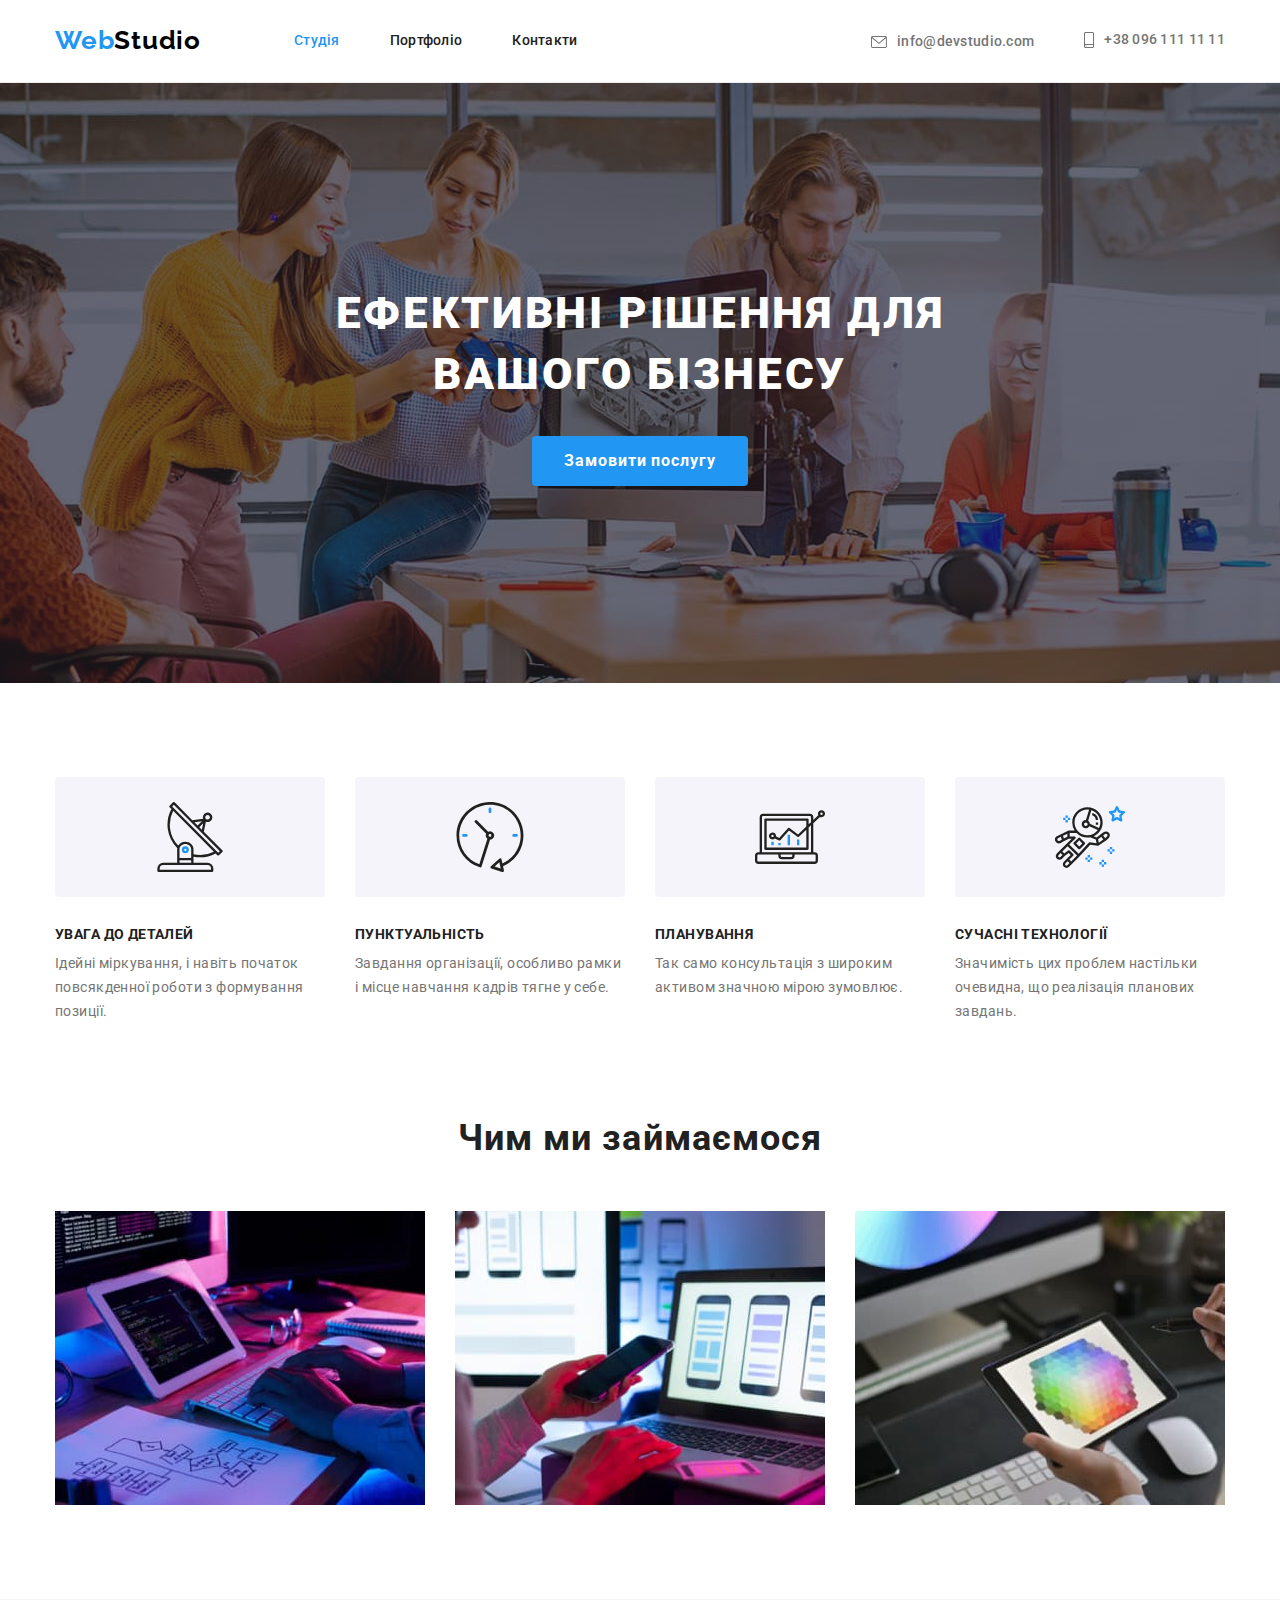
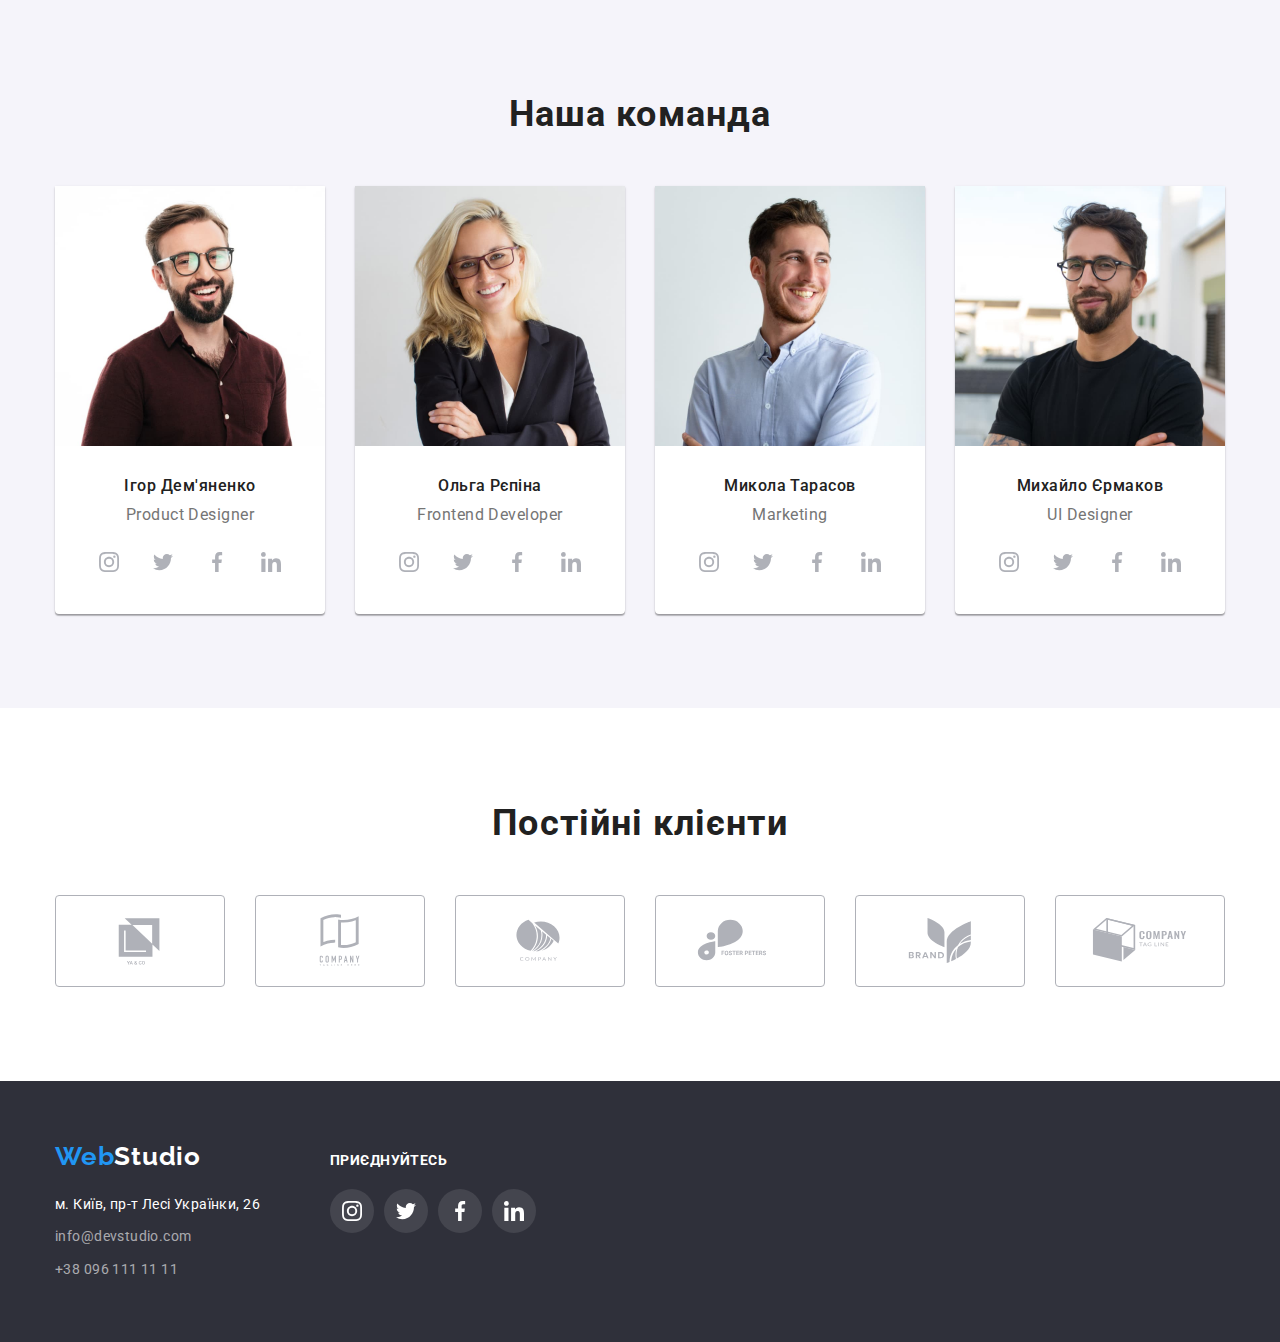
<file: index.html>
<!DOCTYPE html>
<html lang="uk">
  <head>
    <meta charset="UTF-8" />
    <meta http-equiv="X-UA-Compatible" content="IE=edge" />
    <meta name="viewport" content="width=device-width, initial-scale=1.0" />
    <title>Головна</title>
    <link rel="preconnect" href="https://fonts.googleapis.com" />
    <link rel="preconnect" href="https://fonts.gstatic.com" crossorigin />
    <link
      href="https://fonts.googleapis.com/css2?family=Raleway:wght@700&family=Roboto:wght@400;500;700;900&display=swap"
      rel="stylesheet"
    />
    <link
      rel="stylesheet"
      href="https://cdnjs.cloudflare.com/ajax/libs/modern-normalize/1.1.0/modern-normalize.min.css"
    />
    <link rel="stylesheet" href="./css/styles.css" />
  </head>
  <body class="body">
    <!--Верхня лінія-->
    <header class="navigation">
      <div class="container navigation-container">
        <nav class="navigation-page">
          <a class="logo" href="index.html"><span class="accent_logo">Web</span>Studio</a>
          <ul class="page-list">
            <li><a class="page-link active current" href="./index.html">Студія</a></li>
            <li><a class="page-link" href="./portfolio.html">Портфоліо</a></li>
            <li><a class="page-link" href="">Контакти</a></li>
          </ul>
        </nav>
        <ul class="list contact-list">
          <li class="mail">
            <a class="link-mail" href="mailto:info@devstudio.com">
              <svg class="icon-mail" width="16px" height="12px">
                <use href="./images/icons.svg#envelope"></use>
              </svg>
              info@devstudio.com</a
            >
          </li>
          <li class="tel">
            <a class="link-tel" href="tel:+380961111111">
              <svg class="icon-tel" width="10px" height="16px">
                <use href="./images/icons.svg#smartphone"></use></svg
              >+38 096 111 11 11</a
            >
          </li>
        </ul>
      </div>
    </header>

    <main>
      <!--Секція герой-->
      <section class="hero">
        <div class="container hero-container">
          <h1 class="hero-caption">Ефективні рішення для вашого бізнесу</h1>
          <button class="hero-button hero-btn" type="button">Замовити послугу</button>
        </div>
      </section>
      <!--Особливості-->
      <section class="about section">
        <div class="container">
          <h2 class="about-caption visually-hidden">--Особливості--</h2>
          <ul class="about-list">
            <li class="about-item">
              <div class="icon-antenna">
                <svg class="icon-about">
                  <use href="./images/icons.svg#antenna"></use>
                </svg>
              </div>
              <h3 class="about-title">УВАГА ДО ДЕТАЛЕЙ</h3>
              <p class="about-text">
                Ідейні міркування, і навіть початок повсякденної роботи з формування позиції.
              </p>
            </li>
            <li class="about-item">
              <div class="icon-clock">
                <svg class="icon-about">
                  <use href="./images/icons.svg#clock"></use>
                </svg>
              </div>
              <h3 class="about-title">ПУНКТУАЛЬНІСТЬ</h3>
              <p class="about-text">
                Завдання організації, особливо рамки і місце навчання кадрів тягне у себе.
              </p>
            </li>
            <li class="about-item">
              <div class="icon-diagram">
                <svg class="icon-about">
                  <use href="./images/icons.svg#diagram"></use>
                </svg>
              </div>
              <h3 class="about-title">ПЛАНУВАННЯ</h3>
              <p class="about-text">
                Так само консультація з широким активом значною мірою зумовлює.
              </p>
            </li>
            <li class="about-item">
              <div class="icon-astronaut">
                <svg class="icon-about">
                  <use href="./images/icons.svg#astronaut"></use>
                </svg>
              </div>
              <h3 class="about-title">СУЧАСНІ ТЕХНОЛОГІЇ</h3>
              <p class="about-text">
                Значимість цих проблем настільки очевидна, що реалізація планових завдань.
              </p>
            </li>
          </ul>
        </div>
      </section>
      <!--Чим займаються-->
      <section class="work section">
        <div class="container">
          <h2 class="work-title">Чим ми займаємося</h2>
          <ul class="work-list">
            <li class="work-item">
              <img
                class="work-img"
                src="./images/section_work/box1.jpg"
                alt="IPad на столі з клавіатурою и документами"
                height="294"
                width="370"
              />
            </li>
            <li class="work-item">
              <img
                class="work-img"
                src="./images/section_work/box2.jpg"
                alt="відкритий ноутбук рука с заблокованим смартфон телевізор на фоні"
                height="294"
                width="370"
              />
            </li>
            <li class="work-item">
              <img
                class="work-img"
                src="./images/section_work/box3.jpg"
                alt="планшет відкритий на виборі кольору"
                height="294"
                width="370"
              />
            </li>
          </ul>
        </div>
      </section>
      <!--Команда-->
      <section class="team section">
        <div class="container">
          <h2 class="team-caption">Наша команда</h2>
          <ul class="team-list">
            <li class="team-item">
              <img
                class="team-img"
                src="./images/our_team/img1.jpg"
                alt="Чоловік"
                height="260"
                width="270"
              />
              <div class="team-card">
                <h3 class="team-item-title">Ігор Дем'яненко</h3>
                <p class="team-item-text" lang="en">Product Designer</p>
                <ul class="social-list">
                  <li class="social-item">
                    <a
                      class="social-link link"
                      href=""
                      target="_blank"
                      rel="noopener noreferrer"
                      aria-label="instagram"
                    >
                      <svg class="social-icon" width="20" height="20">
                        <use href="./images/icons.svg#instagram"></use>
                      </svg>
                    </a>
                  </li>
                  <li class="social-item">
                    <a
                      class="social-link link"
                      href=""
                      target="_blank"
                      rel="noopener noreferrer"
                      aria-label="twitter"
                    >
                      <svg class="social-icon" width="20" height="20">
                        <use href="./images/icons.svg#twitter"></use>
                      </svg>
                    </a>
                  </li>
                  <li class="social-item">
                    <a
                      class="social-link link"
                      href=""
                      target="_blank"
                      rel="noopener noreferrer"
                      aria-label="facebook"
                    >
                      <svg class="social-icon" width="20" height="20">
                        <use href="./images/icons.svg#facebook"></use>
                      </svg>
                    </a>
                  </li>
                  <li class="social-item">
                    <a
                      class="social-link link"
                      href=""
                      target="_blank"
                      rel="noopener noreferrer"
                      aria-label="linkedin"
                    >
                      <svg class="social-icon" width="20" height="20">
                        <use href="./images/icons.svg#linkedin"></use>
                      </svg>
                    </a>
                  </li>
                </ul>
              </div>
            </li>
            <li class="team-item">
              <img
                class="team-img"
                src="./images/our_team/img2.jpg"
                alt="Жінка"
                height="260"
                width="270"
              />
              <div class="team-card">
                <h3 class="team-item-title">Ольга Рєпіна</h3>
                <p class="team-item-text" lang="en">Frontend Developer</p>
                <ul class="social-list">
                  <li class="social-item">
                    <a
                      class="social-link link"
                      href=""
                      target="_blank"
                      rel="noopener noreferrer"
                      aria-label="instagram"
                    >
                      <svg class="social-icon" width="20" height="20">
                        <use href="./images/icons.svg#instagram"></use>
                      </svg>
                    </a>
                  </li>
                  <li class="social-item">
                    <a
                      class="social-link link"
                      href=""
                      target="_blank"
                      rel="noopener noreferrer"
                      aria-label="twitter"
                    >
                      <svg class="social-icon" width="20" height="20">
                        <use href="./images/icons.svg#twitter"></use>
                      </svg>
                    </a>
                  </li>
                  <li class="social-item">
                    <a
                      class="social-link link"
                      href=""
                      target="_blank"
                      rel="noopener noreferrer"
                      aria-label="facebook"
                    >
                      <svg class="social-icon" width="20" height="20">
                        <use href="./images/icons.svg#facebook"></use>
                      </svg>
                    </a>
                  </li>
                  <li class="social-item">
                    <a
                      class="social-link link"
                      href=""
                      target="_blank"
                      rel="noopener noreferrer"
                      aria-label="linkedin"
                    >
                      <svg class="social-icon" width="20" height="20">
                        <use href="./images/icons.svg#linkedin"></use>
                      </svg>
                    </a>
                  </li>
                </ul>
              </div>
            </li>
            <li class="team-item">
              <img
                class="team-img"
                src="./images/our_team/img3.jpg"
                alt="Чоловік"
                height="260"
                width="270"
              />
              <div class="team-card">
                <h3 class="team-item-title">Микола Тарасов</h3>
                <p class="team-item-text" lang="en">Marketing</p>
                <ul class="social-list">
                  <li class="social-item">
                    <a
                      class="social-link link"
                      href=""
                      target="_blank"
                      rel="noopener noreferrer"
                      aria-label="instagram"
                    >
                      <svg class="social-icon" width="20" height="20">
                        <use href="./images/icons.svg#instagram"></use>
                      </svg>
                    </a>
                  </li>
                  <li class="social-item">
                    <a
                      class="social-link link"
                      href=""
                      target="_blank"
                      rel="noopener noreferrer"
                      aria-label="twitter"
                    >
                      <svg class="social-icon" width="20" height="20">
                        <use href="./images/icons.svg#twitter"></use>
                      </svg>
                    </a>
                  </li>
                  <li class="social-item">
                    <a
                      class="social-link link"
                      href=""
                      target="_blank"
                      rel="noopener noreferrer"
                      aria-label="facebook"
                    >
                      <svg class="social-icon" width="20" height="20">
                        <use href="./images/icons.svg#facebook"></use>
                      </svg>
                    </a>
                  </li>
                  <li class="social-item">
                    <a
                      class="social-link link"
                      href=""
                      target="_blank"
                      rel="noopener noreferrer"
                      aria-label="linkedin"
                    >
                      <svg class="social-icon" width="20" height="20">
                        <use href="./images/icons.svg#linkedin"></use>
                      </svg>
                    </a>
                  </li>
                </ul>
              </div>
            </li>
            <li class="team-item">
              <img
                class="team-img"
                src="./images/our_team/img4.jpg"
                alt="Чоловік"
                height="260"
                width="270"
              />
              <div class="team-card">
                <h3 class="team-item-title">Михайло Єрмаков</h3>
                <p class="team-item-text" lang="en">UI Designer</p>
                <ul class="social-list">
                  <li class="social-item">
                    <a
                      class="social-link link"
                      href=""
                      target="_blank"
                      rel="noopener noreferrer"
                      aria-label="instagram"
                    >
                      <svg class="social-icon" width="20" height="20">
                        <use href="./images/icons.svg#instagram"></use>
                      </svg>
                    </a>
                  </li>
                  <li class="social-item">
                    <a
                      class="social-link link"
                      href=""
                      target="_blank"
                      rel="noopener noreferrer"
                      aria-label="twitter"
                    >
                      <svg class="social-icon" width="20" height="20">
                        <use href="./images/icons.svg#twitter"></use>
                      </svg>
                    </a>
                  </li>
                  <li class="social-item">
                    <a
                      class="social-link link"
                      href=""
                      target="_blank"
                      rel="noopener noreferrer"
                      aria-label="facebook"
                    >
                      <svg class="social-icon" width="20" height="20">
                        <use href="./images/icons.svg#facebook"></use>
                      </svg>
                    </a>
                  </li>
                  <li class="social-item">
                    <a
                      class="social-link link"
                      href=""
                      target="_blank"
                      rel="noopener noreferrer"
                      aria-label="linkedin"
                    >
                      <svg class="social-icon" width="20" height="20">
                        <use href="./images/icons.svg#linkedin"></use>
                      </svg>
                    </a>
                  </li>
                </ul>
              </div>
            </li>
          </ul>
        </div>
      </section>
      <!-- секція клієнти -->
      <section class="client section">
        <div class="conteiner">
          <h2 class="client-title">Постійні клієнти</h2>
          <div class="clients">
            <ul class="clients-list">
              <li class="clients-item">
                <a class="clients-link link" href="" target="_blank" rel="noopener noreferrer">
                  <svg class="client-icon" width="106" height="60">
                    <use href="./images/icons.svg#Logo-1"></use>
                  </svg>
                </a>
              </li>
              <li class="clients-item">
                <a class="clients-link link" href="" target="_blank" rel="noopener noreferrer">
                  <svg class="client-icon" width="106" height="60">
                    <use href="./images/icons.svg#Logo-2"></use>
                  </svg>
                </a>
              </li>
              <li class="clients-item">
                <a class="clients-link link" href="" target="_blank" rel="noopener noreferrer">
                  <svg class="client-icon" width="106" height="60">
                    <use href="./images/icons.svg#Logo-3"></use>
                  </svg>
                </a>
              </li>
              <li class="clients-item">
                <a class="clients-link link" href="" target="_blank" rel="noopener noreferrer">
                  <svg class="client-icon" width="106" height="60">
                    <use href="./images/icons.svg#Logo-4"></use>
                  </svg>
                </a>
              </li>
              <li class="clients-item">
                <a class="clients-link link" href="" target="_blank" rel="noopener noreferrer">
                  <svg class="client-icon" width="106" height="60">
                    <use href="./images/icons.svg#Logo-5"></use>
                  </svg>
                </a>
              </li>
              <li class="clients-item">
                <a class="clients-link link" href="" target="_blank" rel="noopener noreferrer">
                  <svg class="client-icon" width="106" height="60">
                    <use href="./images/icons.svg#Logo-6"></use>
                  </svg>
                </a>
              </li>
            </ul>
          </div>
        </div>
      </section>
    </main>

    <!--Футер-->
    <footer class="section-footer">
      <div class="container footer">
        <div class="address">
          <a class="section-logo" href="index.html"><span class="accent_logo">Web</span>Studio</a>
          <address class="section-address">
            <ul class="section-list">
              <li class="section-item">
                <a
                  class="section-link-address"
                  href="https://www.google.com/maps/place/%D0%B1%D1%83%D0%BB.+%D0%9B%D0%B5%D1%81%D0%B8+%D0%A3%D0%BA%D1%80%D0%B0%D0%B8%D0%BD%D0%BA%D0%B8,+26,+%D0%9A%D0%B8%D0%B5%D0%B2,+02000/@50.4265139,30.5383131,20z/data=!4m5!3m4!1s0x40d4cf0e033ecbe9:0x57a4dffefec77da0!8m2!3d50.4265807!4d30.5383858"
                  target="_blank"
                  rel="noreferrer noopener"
                  >м. Київ, пр-т Лесі Українки, 26</a
                >
              </li>
              <li class="section-item">
                <a class="section-link-mail" href="mailto:info@devstudio.com">info@devstudio.com</a>
              </li>
              <li class="section-item">
                <a class="section-link-tel" href="tel:+380961111111">+38 096 111 11 11</a>
              </li>
            </ul>
          </address>
        </div>
        <div class="social">
          <h2 class="social-title">приєднуйтесь</h2>
          <ul class="social-list">
            <li class="social-item">
              <a
                class="social-link link footer-link"
                href=""
                target="_blank"
                rel="noopener noreferrer"
                aria-label="instagram"
              >
                <svg class="social-icon" width="20" height="20">
                  <use href="./images/icons.svg#instagram"></use>
                </svg>
              </a>
            </li>
            <li class="social-item">
              <a
                class="social-link link footer-link"
                href=""
                target="_blank"
                rel="noopener noreferrer"
                aria-label="twitter"
              >
                <svg class="social-icon" width="20" height="20">
                  <use href="./images/icons.svg#twitter"></use>
                </svg>
              </a>
            </li>
            <li class="social-item">
              <a
                class="social-link link footer-link"
                href=""
                target="_blank"
                rel="noopener noreferrer"
                aria-label="facebook"
              >
                <svg class="social-icon" width="20" height="20">
                  <use href="./images/icons.svg#facebook"></use>
                </svg>
              </a>
            </li>
            <li class="social-item">
              <a
                class="social-link link footer-link"
                href=""
                target="_blank"
                rel="noopener noreferrer"
                aria-label="linkedin"
              >
                <svg class="social-icon" width="20" height="20">
                  <use href="./images/icons.svg#linkedin"></use>
                </svg>
              </a>
            </li>
          </ul>
        </div>
      </div>
    </footer>
  </body>
</html>
</file>
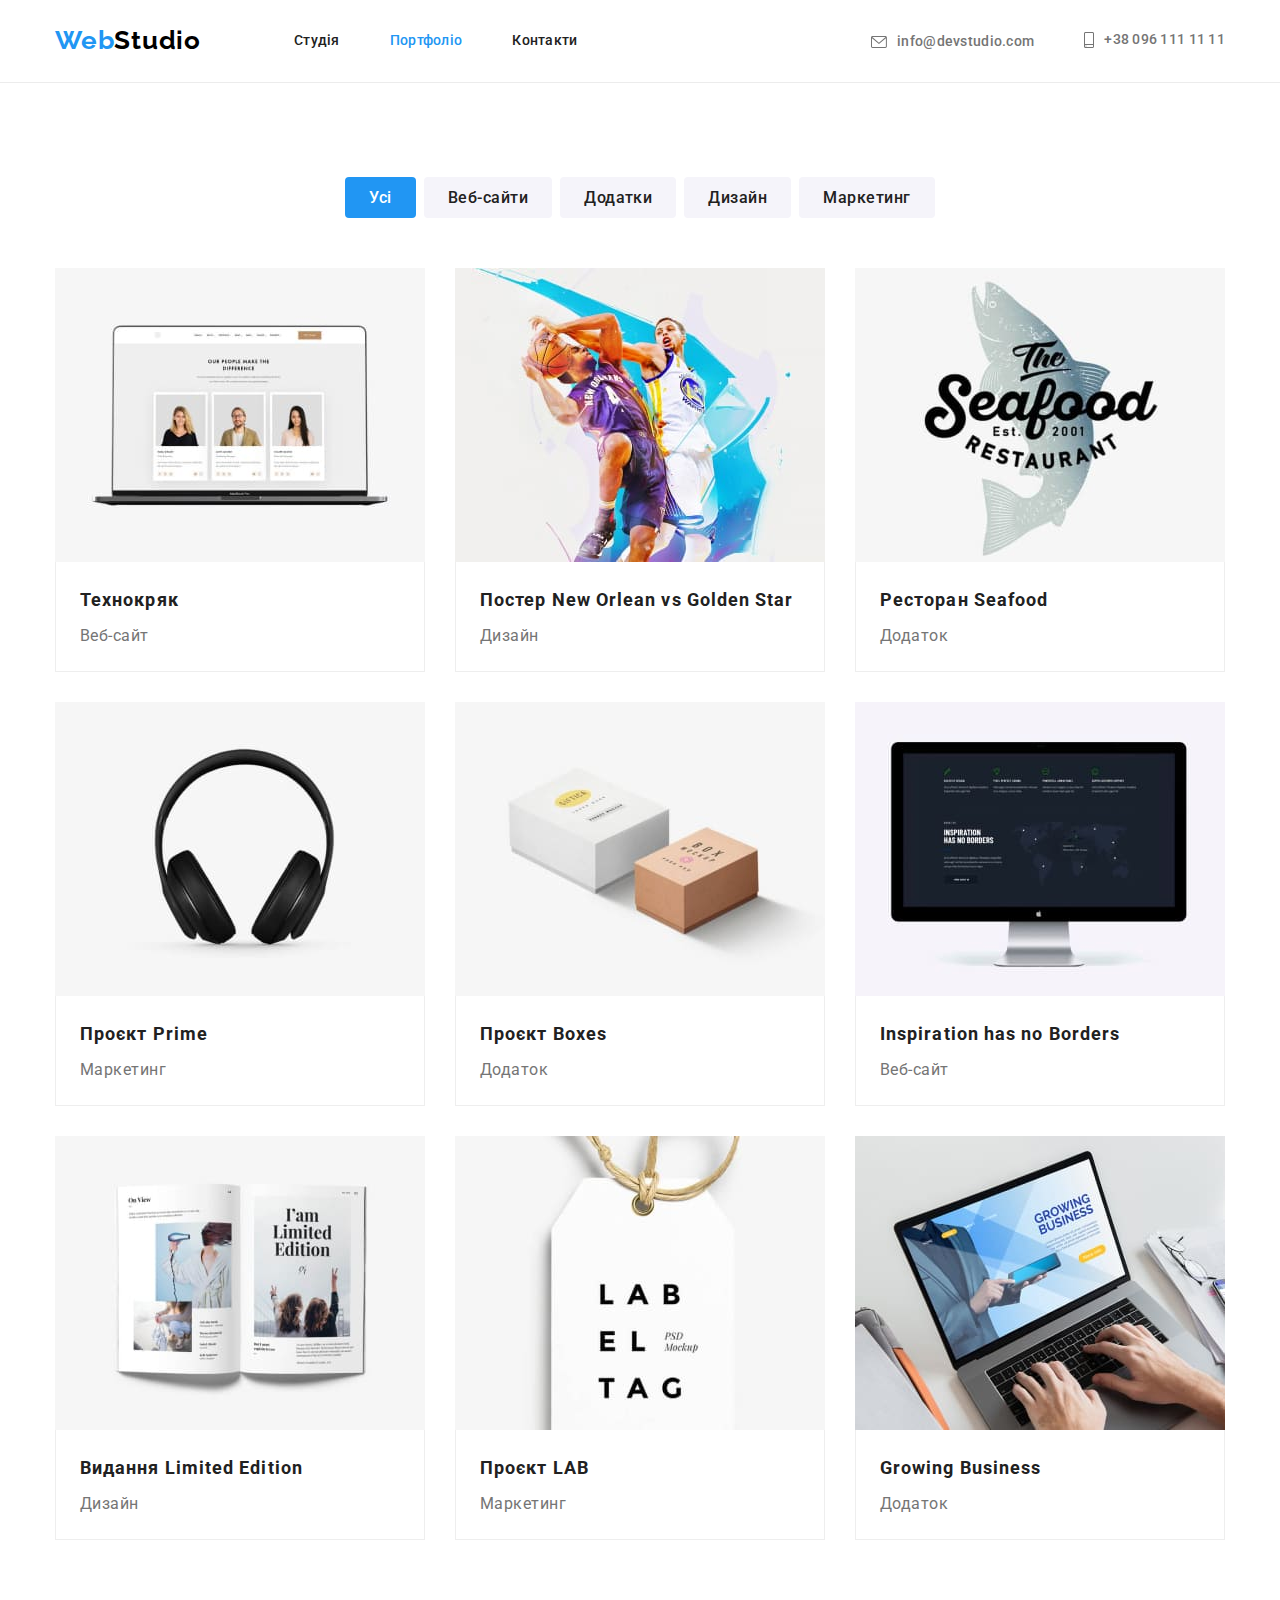
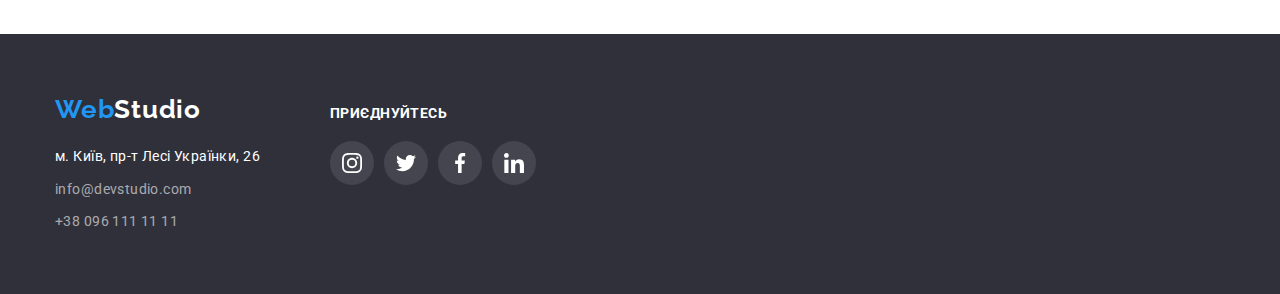
<file: portfolio.html>
<!DOCTYPE html>
<html lang="ru">
  <head>
    <meta charset="UTF-8" />
    <meta http-equiv="X-UA-Compatible" content="IE=edge" />
    <meta name="viewport" content="width=device-width, initial-scale=1.0" />
    <title>Портфолио</title>
    <link rel="preconnect" href="https://fonts.googleapis.com" />
    <link rel="preconnect" href="https://fonts.gstatic.com" crossorigin />
    <link
      href="https://fonts.googleapis.com/css2?family=Raleway:wght@700&family=Roboto:wght@400;500;700;900&display=swap"
      rel="stylesheet"
    />
    <link
      rel="stylesheet"
      href="https://cdnjs.cloudflare.com/ajax/libs/modern-normalize/1.1.0/modern-normalize.min.css"
    />
    <link rel="stylesheet" href="./css/styles.css" />
  </head>

  <body class="body">
    <!-- Верхня лінія -->
    <header class="navigation">
      <div class="container navigation-container">
        <nav class="navigation-page">
          <a class="logo" href="index.html"><span class="accent_logo">Web</span>Studio</a>
          <ul class="page-list">
            <li><a class="page-link" href="./index.html">Студія</a></li>
            <li><a class="page-link active current" href="./portfolio.html">Портфоліо</a></li>
            <li><a class="page-link" href="">Контакти</a></li>
          </ul>
        </nav>
        <ul class="list contact-list">
          <li class="mail">
            <a class="link-mail" href="mailto:info@devstudio.com">
              <svg class="icon-mail" width="16px" height="12px">
                <use href="./images/icons.svg#envelope"></use>
              </svg>
              info@devstudio.com</a
            >
          </li>
          <li class="tel">
            <a class="link-tel" href="tel:+380961111111">
              <svg class="icon-tel" width="10px" height="16px">
                <use href="./images/icons.svg#smartphone"></use></svg
              >+38 096 111 11 11</a
            >
          </li>
        </ul>
      </div>
    </header>
    <!-- унікальний контент, портфоліо -->
    <main class="portfolio">
      <section class="portfolio-section section">
        <div class="container">
          <h1 class="visually-hidden">Приклади робіт</h1>
          <ul class="portfolio-list">
            <li><button type="button" class="portfolio-filter btn-filter current">Усі</button></li>
            <li><button type="button" class="portfolio-filter">Веб-сайти</button></li>
            <li><button type="button" class="portfolio-filter">Додатки</button></li>
            <li><button type="button" class="portfolio-filter">Дизайн</button></li>
            <li><button type="button" class="portfolio-filter">Маркетинг</button></li>
          </ul>
          <ul class="portfolio-cards-list">
            <li class="cards-list">
              <a class="link-card" href="">
                <img
                  class="portfolio-cards-img"
                  src="./images/portfolio/img.jpg"
                  alt="ноутбук"
                  height="294"
                  width="370"
                />
                <div class="cards-border">
                  <h2 class="portfolio-cards-title">Технокряк</h2>
                  <p class="portfolio-cards-text">Веб-сайт</p>
                </div>
              </a>
            </li>
            <li class="cards-list">
              <a class="link-card" href="">
                <img
                  class="portfolio-cards-img"
                  src="./images/portfolio/img1.jpg"
                  alt="двоє чоловіків"
                  height="294"
                  width="370"
                />
                <div class="cards-border">
                  <h2 class="portfolio-cards-title">Постер New Orlean vs Golden Star</h2>
                  <p class="portfolio-cards-text">Дизайн</p>
                </div>
              </a>
            </li>
            <li class="cards-list">
              <a class="link-card" href="">
                <img
                  class="portfolio-cards-img"
                  src="./images/portfolio/img2.jpg"
                  alt="риба"
                  height="294"
                  width="370"
                />
                <div class="cards-border">
                  <h2 class="portfolio-cards-title">Ресторан Seafood</h2>
                  <p class="portfolio-cards-text">Додаток</p>
                </div>
              </a>
            </li>
            <li class="cards-list">
              <a class="link-card" href="">
                <img
                  class="portfolio-cards-img"
                  src="./images/portfolio/img3.jpg"
                  alt="навушники"
                  height="294"
                  width="370"
                />
                <div class="cards-border">
                  <h2 class="portfolio-cards-title">Проєкт Prime</h2>
                  <p class="portfolio-cards-text">Маркетинг</p>
                </div>
              </a>
            </li>
            <li class="cards-list">
              <a class="link-card" href="">
                <img
                  class="portfolio-cards-img"
                  src="./images/portfolio/img4.jpg"
                  alt="дві коробки"
                  height="294"
                  width="370"
                />
                <div class="cards-border">
                  <h2 class="portfolio-cards-title">Проєкт Boxes</h2>
                  <p class="portfolio-cards-text">Додаток</p>
                </div>
              </a>
            </li>
            <li class="cards-list">
              <a class="link-card" href="">
                <img
                  class="portfolio-cards-img"
                  src="./images/portfolio/img5.jpg"
                  alt="моноблок"
                  height="294"
                  width="370"
                />
                <div class="cards-border">
                  <h2 class="portfolio-cards-title">Inspiration has no Borders</h2>
                  <p class="portfolio-cards-text">Веб-сайт</p>
                </div>
              </a>
            </li>
            <li class="cards-list">
              <a class="link-card" href="">
                <img
                  class="portfolio-cards-img"
                  src="./images/portfolio/img6.jpg"
                  alt="книга"
                  height="294"
                  width="370"
                />
                <div class="cards-border">
                  <h2 class="portfolio-cards-title">Видання Limited Edition</h2>
                  <p class="portfolio-cards-text">Дизайн</p>
                </div>
              </a>
            </li>
            <li class="cards-list">
              <a class="link-card" href="">
                <img
                  class="portfolio-cards-img"
                  src="./images/portfolio/img7.jpg"
                  alt="лейба"
                  height="294"
                  width="370"
                />
                <div class="cards-border">
                  <h2 class="portfolio-cards-title">Проєкт LAB</h2>
                  <p class="portfolio-cards-text">Маркетинг</p>
                </div>
              </a>
            </li>
            <li class="cards-list">
              <a class="link-card" href="">
                <img
                  class="portfolio-cards-img"
                  src="./images/portfolio/img8.jpg"
                  alt="ноутбук"
                  height="294"
                  width="370"
                />
                <div class="cards-border">
                  <h2 class="portfolio-cards-title">Growing Business</h2>
                  <p class="portfolio-cards-text">Додаток</p>
                </div>
              </a>
            </li>
          </ul>
        </div>
      </section>
    </main>

    <!-- Футер -->
    <footer class="section-footer">
      <div class="container footer">
        <div class="address">
          <a class="section-logo" href="index.html"><span class="accent_logo">Web</span>Studio</a>
          <address class="section-address">
            <ul class="section-list">
              <li class="section-item">
                <a
                  class="section-link-address"
                  href="https://www.google.com/maps/place/%D0%B1%D1%83%D0%BB.+%D0%9B%D0%B5%D1%81%D0%B8+%D0%A3%D0%BA%D1%80%D0%B0%D0%B8%D0%BD%D0%BA%D0%B8,+26,+%D0%9A%D0%B8%D0%B5%D0%B2,+02000/@50.4265139,30.5383131,20z/data=!4m5!3m4!1s0x40d4cf0e033ecbe9:0x57a4dffefec77da0!8m2!3d50.4265807!4d30.5383858"
                  target="_blank"
                  rel="noreferrer noopener"
                  >м. Київ, пр-т Лесі Українки, 26</a
                >
              </li>
              <li class="section-item">
                <a class="section-link-mail" href="mailto:info@devstudio.com">info@devstudio.com</a>
              </li>
              <li class="section-item">
                <a class="section-link-tel" href="tel:+380961111111">+38 096 111 11 11</a>
              </li>
            </ul>
          </address>
        </div>
        <div class="social">
          <h2 class="social-title">приєднуйтесь</h2>
          <ul class="social-list">
            <li class="social-item">
              <a
                class="social-link link footer-link"
                href=""
                target="_blank"
                rel="noopener noreferrer"
                aria-label="instagram"
              >
                <svg class="social-icon" width="20" height="20">
                  <use href="./images/icons.svg#instagram"></use>
                </svg>
              </a>
            </li>
            <li class="social-item">
              <a
                class="social-link link footer-link"
                href=""
                target="_blank"
                rel="noopener noreferrer"
                aria-label="twitter"
              >
                <svg class="social-icon" width="20" height="20">
                  <use href="./images/icons.svg#twitter"></use>
                </svg>
              </a>
            </li>
            <li class="social-item">
              <a
                class="social-link link footer-link"
                href=""
                target="_blank"
                rel="noopener noreferrer"
                aria-label="facebook"
              >
                <svg class="social-icon" width="20" height="20">
                  <use href="./images/icons.svg#facebook"></use>
                </svg>
              </a>
            </li>
            <li class="social-item">
              <a
                class="social-link link footer-link"
                href=""
                target="_blank"
                rel="noopener noreferrer"
                aria-label="linkedin"
              >
                <svg class="social-icon" width="20" height="20">
                  <use href="./images/icons.svg#linkedin"></use>
                </svg>
              </a>
            </li>
          </ul>
        </div>
      </div>
    </footer>
  </body>
</html>
</file>
<file: css/styles.css>
/* стилі до index.html */
.body {
  background-color: #ffffff;
  font-family: 'Roboto', sans-serif;
  color: #757575;
}

:root {
  /* Кольори */
  --color-text: #757575;
  --color-title: #212121;
  --color-title2: #000;
  --color-white: #fff;
  --color-accent: #2196f3;

  /* кольори фону */
  --background-color-basic: #2f303a;
  --background-color-team: #f5f4fa;

  /* Шрифти */
  --font-logo: 'Raleway', sans-serif;

  /* для портфоліо */
  --item: 3;
  --indent: 30px;
}
/* часткове скидання стилів від браузера*/

img {
  display: block;
}
a {
  text-decoration: none;
  color: currentColor;
}

ul {
  list-style: none;
  margin: 0;
  padding: 0;
}

h1,
h2,
h3,
h4,
h5,
h6,
p {
  margin: 0;
}

/* загальні стилі */
.visually-hidden {
  position: absolute;
  width: 1px;
  height: 1px;
  margin: -1px;
  border: 0;
  padding: 0;

  white-space: nowrap;
  clip-path: inset(100%);
  clip: rect(0 0 0 0);
  overflow: hidden;
}
.container {
  width: 1200px;
  padding-left: 15px;
  padding-right: 15px;
  margin-left: auto;
  margin-right: auto;

  /* outline: 2px solid rebeccapurple; */
}

.section {
  padding-top: 94px;
  padding-bottom: 94px;
}

/* верхня лінія */
.navigation {
  border-bottom: 1px solid #ececec;
}
.navigation-container {
  display: flex;
  align-items: center;
}
.navigation-page {
  display: flex;
  margin-right: auto;
  align-items: center;
}
.logo {
  font-weight: 700;
  font-size: 26px;
  line-height: 1.2;
  text-decoration: none;
  letter-spacing: 0.03em;
  color: var(--color-title2);
  font-family: var(--font-logo);
  margin-right: 93px;
}
.accent_logo {
  color: var(--color-accent);
}
.page-list {
  font-weight: 500;
  font-size: 14px;
  line-height: 1.1;
  letter-spacing: 0.02em;
  cursor: pointer;
  font-family: inherit;
  color: var(--color-title);

  display: flex;

  gap: 50px;
}
.page-link {
  color: inherit;
  display: block;
  padding-top: 32px;
  padding-bottom: 32px;
}

.page-link:hover,
.page-link:focus {
  color: var(--color-accent);
}

.active.current {
  color: var(--color-accent);
}
.list {
}
.link {
}

.contact-list {
  font-family: inherit;
  font-weight: 500;
  font-size: 14px;
  line-height: 1.1;
  letter-spacing: 0.02em;
  color: var(--color-title);

  display: flex;
  gap: 50px;
  align-items: baseline;
}

.icon-tel,
.icon-mail {
  fill: currentColor;

  margin-right: 10px;
}
.link-mail,
.link-tel {
  color: var(--color-text);
  padding-top: 32px;
  padding-bottom: 32px;
  display: flex;
  align-items: center;
}
.link-mail:hover,
.link-mail:focus,
.link-tel:hover,
.link-tel:focus {
  color: var(--color-accent);
}

/* секція Герой */
.hero {
  background-color: var(--background-color-basic);
  padding-top: 200px;
  padding-bottom: 200px;
  max-width: 1600px;
  height: 600px;
  margin-left: auto;
  margin-right: auto;
  background-image: linear-gradient(to right, rgba(47, 48, 58, 0.4), rgba(47, 48, 58, 0.4)),
    url(../images/hero/background.jpg);

  background-repeat: no-repeat;
  background-position: center;
  background-size: cover;
}
.hero-container {
}
.hero-caption {
  font-weight: 900;
  font-size: 44px;
  line-height: 1.4;
  text-align: center;
  letter-spacing: 0.06em;
  text-transform: uppercase;
  color: var(--color-white);

  max-width: 696px;
  margin-left: auto;
  margin-right: auto;
  margin-bottom: 30px;
}

.hero-button {
  font-family: inherit;
  font-weight: 700;
  font-size: 16px;
  line-height: 1.9;
  cursor: pointer;
  color: var(--color-white);
  background: var(--color-accent);

  letter-spacing: 0.06em;
  border-radius: 4px;
  min-width: 200px;
  padding: 8px 30px;
  border: 2px solid transparent;
}

.hero-btn {
  margin-right: auto;
  margin-left: auto;
  display: block;
}

.hero-button:hover,
.hero-button:focus {
  background: #188ce8;
}

/*секція особливості*/
.about {
  padding-bottom: 0;
}
.about-list {
  display: flex;
  gap: 30px;
}
.about-item {
  width: 270px;
}

.icon-about {
  width: 70px;
  height: 70px;
}
.icon-antenna,
.icon-clock,
.icon-diagram,
.icon-astronaut {
  height: 120px;
  display: flex;
  align-items: center;
  justify-content: center;
  border-radius: 4px;
  background-color: rgba(245, 244, 250, 1);

  margin-bottom: 30px;
}

.about-title {
  font-weight: 700;
  font-size: 14px;
  line-height: 1.1;
  letter-spacing: 0.03em;
  text-transform: uppercase;
  color: var(--color-title);

  margin-bottom: 10px;
}
.about-text {
  font-size: 14px;
  line-height: 1.7;
  letter-spacing: 0.03em;
  color: inherit;
}

/* секція чим займаємось */
.work {
}
.work-title {
  font-weight: 700;
  font-size: 36px;
  line-height: 1.2;
  text-align: center;
  letter-spacing: 0.03em;
  color: var(--color-title);

  margin-bottom: 50px;
}
.work-list {
  display: flex;
  gap: 30px;
}
.work-item {
}
.work-img {
}

/* секція команда */
.team {
  background-color: var(--background-color-team);
}
.team-caption {
  font-weight: 700;
  font-size: 36px;
  line-height: 1.2;
  text-align: center;
  letter-spacing: 0.03em;
  color: var(--color-title);

  margin-bottom: 50px;
}
.team-list {
  display: flex;
  gap: 30px;
}
.team-item {
  box-shadow: 0px 1px 3px rgb(0 0 0 / 12%), 0px 1px 1px rgb(0 0 0 / 14%),
    0px 2px 1px rgb(0 0 0 / 20%);
  border-radius: 0px 0px 4px 4px;
  background-color: var(--color-white);
}
.team-img {
}
.team-card {
  padding: 30px 5px;
}
.team-item-title {
  font-weight: 500;
  font-size: 16px;
  line-height: 1.2;
  text-align: center;
  letter-spacing: 0.03em;
  color: var(--color-title);

  margin-bottom: 10px;
}
.team-item-text {
  font-size: 16px;
  line-height: 1.2;
  text-align: center;
  letter-spacing: 0.03em;
  color: inherit;

  margin-bottom: 16px;
}

.social-list {
  display: flex;
  justify-content: center;
  align-items: center;
  gap: 10px;
}
.social-item {
}
.social-link {
  display: flex;
  width: 44px;
  height: 44px;
  background-color: var(--color-white);
  border-radius: 50%;

  color: #afb1b8;
  justify-content: center;
  align-items: center;
}
.social-link:hover,
.social-link:focus {
  color: var(--color-white);
  background-color: var(--color-accent);
}

/* .social-link:hover .social-icon,
.social-link:focus .social-icon {
  fill: var(--color-white);
} */

.social-icon {
  fill: currentColor;
}

/* клієнти */
.client {
}
.client-title {
  font-weight: 700;
  font-size: 36px;
  line-height: 1.2;
  text-align: center;
  letter-spacing: 0.03em;
  color: var(--color-title);

  margin-bottom: 50px;
}
.clients {
}
.clients-list {
  display: flex;
  gap: 30px;
  justify-content: center;
}
.clients-item {
}

.clients-link {
  height: 92px;
  width: 170px;
  border: 1px solid #afb1b8;
  border-radius: 4px;
  color: #afb1b8;
  display: flex;
  justify-content: center;
  align-items: center;
}

.clients-link:hover,
.clients-link:focus {
  border-color: var(--color-accent);
  color: var(--color-accent);
}
.client-icon {
  fill: currentColor;
}
/* футер */
.section-footer {
  background-color: var(--background-color-basic);
  padding: 60px 0;
}
.footer {
  display: flex;
  gap: 70px;
  align-items: baseline;
}

.section-logo {
  font-family: var(--font-logo);
  font-weight: 700;
  font-size: 26px;
  line-height: 1.2;
  text-decoration: none;
  letter-spacing: 0.03em;
  color: var(--color-white);

  margin-bottom: 20px;

  display: inline-block;
}

.address {
}
.section-address {
  font-style: normal;
  display: block;
  margin-left: auto;
}

.section-list {
  font-size: 14px;
  line-height: 1.7;
  letter-spacing: 0.03em;
}
.section-item:not(:last-child) {
  margin-bottom: 9px;
}
.section-link-address {
  color: var(--color-white);
}
.section-link-mail {
  color: rgba(255, 255, 255, 0.6);
}
.section-link-tel {
  color: rgba(255, 255, 255, 0.6);
}
.section-link-mail:hover,
.section-link-mail:focus,
.section-link-tel:focus,
.section-link-tel:hover {
  color: var(--color-white);
}
.social {
  /* width: 206px;
  height: 80px;
  margin-top: 20px;
  margin-bottom: ; */
}
.social-title {
  font-style: normal;
  font-weight: 700;
  font-size: 14px;
  line-height: 1.1;
  letter-spacing: 0.03em;
  text-transform: uppercase;
  color: var(--color-white);
  margin-bottom: 20px;

  display: block;
}
.footer-link {
  color: var(--color-white);
  background-color: rgba(255, 255, 255, 0.1);
}
/* стилі для portfolio.html */

/* секція фільтри */
.portfolio {
}
.portfolio-list {
  display: flex;
  gap: 8px;

  justify-content: center;
  margin-bottom: 50px;
}
.portfolio-filter {
  font-family: inherit;
  font-weight: 500;
  font-size: 16px;
  line-height: 1.6;
  text-align: center;
  letter-spacing: 0.03em;
  color: var(--color-title);
  text-decoration: none;
  background-color: var(--background-color-team);
  cursor: pointer;

  padding: 6px 22px;
  border: 2px solid transparent;
  border-radius: 4px;
}

.portfolio-filter:hover,
.portfolio-filter:focus {
  background-color: var(--color-accent);
  color: var(--color-white);
  box-shadow: 0px 3px 1px rgba(0, 0, 0, 0.1), 0px 1px 2px rgba(0, 0, 0, 0.08),
    0px 2px 2px rgba(0, 0, 0, 0.12);
}

.portfolio-filter.btn-filter.current {
  background-color: var(--color-accent);
  color: var(--color-white);
}

/* секція картки портфоліо*/
.portfolio-cards-list {
  display: flex;
  flex-wrap: wrap;
  gap: 30px;
}
.cards-list {
  background-color: var(--color-white);

  flex-basis: calc((100% - var(--indent) * (var(--item)-1)) / var(--item));
}

.link-card {
  display: block;
}

.link-card:hover,
.link-card:focus {
  cursor: pointer;
  box-shadow: 0px 1px 1px rgba(0, 0, 0, 0.12), 0px 4px 4px rgba(0, 0, 0, 0.06),
    1px 4px 6px rgba(0, 0, 0, 0.16);
}
.portfolio-cards-img {
}
.portfolio-cards-title {
  font-weight: 700;
  font-size: 18px;
  line-height: 2;
  letter-spacing: 0.06em;
  color: var(--color-title);

  margin-bottom: 4px;
}
.portfolio-cards-text {
  font-size: 16px;
  line-height: 1.8;
  letter-spacing: 0.03em;
  color: inherit;
}

.cards-border {
  padding: 20px 24px;
  /* padding-top: 20px;
  padding-left: 24px;
  padding-right: 24px;
  padding-bottom: 20px; */
  border-bottom: 1px solid #eeeeee;
  border-left: 1px solid #eeeeee;
  border-right: 1px solid #eeeeee;
}
</file>
